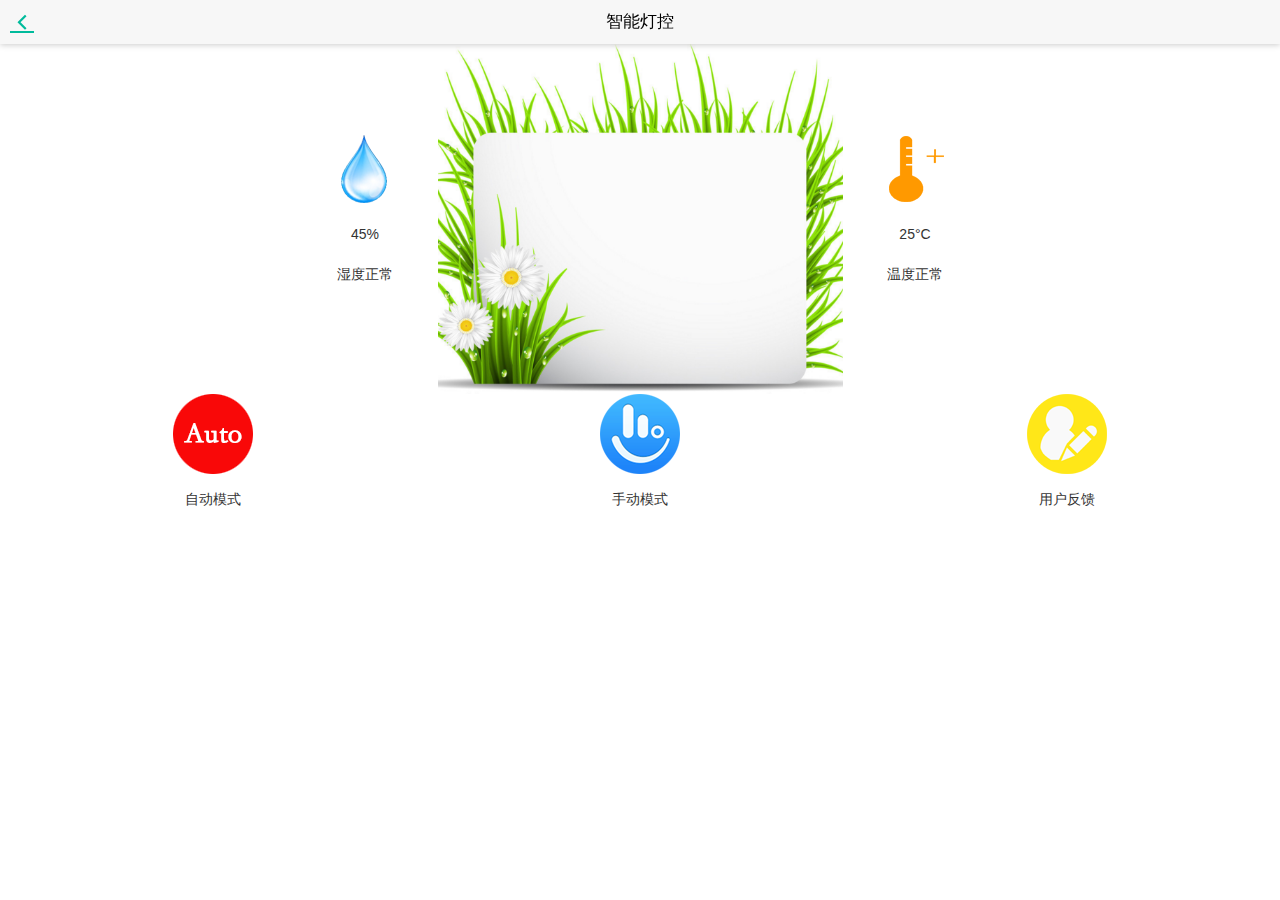
<file: index.html>
<!DOCTYPE html>
<html>

	<head>
		<meta charset="UTF-8">
		<title>智能灯控</title>
		<link href="css/mui.min.css" rel="stylesheet" />
		<link rel="stylesheet" type="text/css" href="css/bootstrap.min.css" />
		<link href="css/style.css" rel="stylesheet" />

		<style type="text/css">
			.my-index-top {
				margin: auto;
				height: 350px;
				background-image: url(images/img/w0.png);
				background-position: top;
				background-repeat: no-repeat;
				background-size: contain;
			}
			
			.my-index-top .mui-col-xs-6 {
				/*border: 1px red solid;*/
				text-align: center;
				padding-top: 20px;
			}
			
			.my-table {
				margin: 0px 90px;
			}
			
			.my-index-bottom .mui-col-xs-4 {
				text-align: center;
			}
			
			.row {
				text-align: center;
			}
		</style>
	</head>

	<body>

		<header class="mui-bar mui-bar-nav">
			<a href="login.html" class="mui-icon mui-icon-left-nav mui-pull-left" style="color: #00BB9C;"></a>
			<h1 class="mui-title">智能灯控</h1>
		</header>
		<div class="mui-content" style="background-color: white;">
			<div class="my-index-top">

				<div class="my-table">
					<div class="mui-row">
						<div class="mui-col-xs-6 " style="height: 70px;"></div>
						<div class="mui-col-xs-6 "></div>
					</div>
					<div class="mui-row">
						<div class="mui-col-xs-6 "><img src="images/img/humidity.png" /></div>
						<div class="mui-col-xs-6 "><img src="images/img/temperature.png" /></div>
					</div>
					<div class="mui-row">
						<div id="h" class="mui-col-xs-6 ">45%</div>
						<div id="t" class="mui-col-xs-6 ">25°C</div>

					</div>
					<div class="mui-row">
						<div id="h-msg" class="mui-col-xs-6 ">湿度正常</div>
						<div id="t-msg" class="mui-col-xs-6 ">温度正常</div>
					</div>

				</div>
			</div>

			<div class="my-index-bottom">

				<div class="container-fluid">

					<div class="row">
						<div class="col-xs-4 col-md-4">
							<a href="#" id="my-btn-auto"><img id="my_btn_auto_img" src="images/img/c22.png" class="img-responsive" style="display: inline;" /></a>
						</div>
						<div class="col-xs-4 col-md-4">
							<a href="menu.html"><img src="images/img/c3.png" class="img-responsive" style="display: inline;" /></a>
						</div>
						<div class="col-xs-4 col-md-4">
							<a href="feedback.html"><img src="images/img/c1.png" class="img-responsive" style="display: inline;" /></a>
						</div>
					</div>
				</div>

				<div class="mui-row" style="margin-top: 15px;">
					<div class="mui-col-xs-4 ">自动模式</div>
					<div class="mui-col-xs-4">手动模式</div>
					<div class="mui-col-xs-4 ">用户反馈</div>
				</div>
			</div>
		</div>
		<script src="js/mui.min.js"></script>
		<script src="js/app.js"></script>

		<script>
			(function($, doc) {
				var settings = app.getSettings(); //获取本地设置集
				var h = doc.getElementById("h"); //湿度
				var t = doc.getElementById("t"); //温度
				var hmsg = doc.getElementById("h-msg"); //湿度
				var tmsg = doc.getElementById("t-msg"); //温度
				var w = null;
				$.init();
				$.plusReady(function() {
					//预加载菜单页面
					setTimeout(function() {
						console.log("预加载页面");
						menu = mui.preload({
							id: 'menu.html',
							url: 'menu.html',
							
							show: {
								aniShow: 'none'
							}
						});
					}, 200);
					var w = null; //等待
					//加载页面加载温湿度
					mui.ajax('http://112.74.131.35:8080/ZNDK/HTC_getHTC', {
						data: {
							MacName: plus.storage.getItem("myMac")
						},
						dataType: 'json', //服务器返回json格式数据
						type: 'post', //HTTP请求类型
						timeout: 10000, //超时时间设置为10秒；
						beforeSend: function() {
							w = plus.nativeUI.showWaiting("加载");
						},
						success: function(data) {
							w.close();
							//							console.log(data.json.H + "," + data.json.T + "," + data.json.C);

							if(data.json.C == 0) {
								plus.nativeUI.toast("硬件离线");
							} else if(data.json.C == 4) {
								plus.nativeUI.toast("设备已连接，未发送温湿度到服务器");
							} else if(data.json.C == 5) {
								plus.nativeUI.toast("设备发送温湿度格式错误");
							} else {
								//								plus.nativeUI.toast('获取温湿度成功！');
								h.innerHTML = data.json.H + "%"; //湿度
								t.innerHTML = data.json.T + "°C"; //温度
								if(data.json.T < 15) {
									tmsg.innerHTML = "温度过低";
								}
								if(data.json.T >= 15 && data.json.T <= 25) {
									tmsg.innerHTML = "温度适宜";
								} else {
									tmsg.innerHTML = "桑拿天气";
								}
								if(data.json.H < 40) {
									hmsg.innerHTML = "环境干燥";
								}
								if(data.json.H >= 40 && data.json.H <= 50) {
									hmsg.innerHTML = "湿度适宜";
								} else {
									hmsg.innerHTML = "环境潮湿";
								}

							}

						},
						error: function(xhr, type, errorThrown) {
							w.close();
							//异常处理；type：错误描述，可取值："timeout", "error", "abort", "parsererror"、"null"
							plus.nativeUI.toast('获取温湿度失败！');
							console.log(type);
						}
					});

					//自动模式，弹出提示
					var btn_auto = document.getElementById("my-btn-auto");
					var my_btn_auto_img = document.getElementById("my_btn_auto_img");
					//判断自动模式是否开启
					if(settings.autoIsOpen) {
						my_btn_auto_img.src = "images/img/c2.png";
					}

					//监听点击事件
					btn_auto.addEventListener("tap", function() {
						//判断自动模式是否开启
						if(settings.autoIsOpen) { //如果自动模式开启
							//关闭自动模式

							mui.ajax('http://112.74.131.35:8080/ZNDK/Command_hand', {
								data: {
									MacName: plus.storage.getItem("myMac"),
									Colors: 4,
									Light: 1
								},
								dataType: 'json', //服务器返回json格式数据
								type: 'post', //HTTP请求类型
								timeout: 10000, //超时时间设置为10秒；
								success: function(data) {
									console.log(data.json);
									//服务器返回响应，根据响应结果，分析是否登录成功；
									if(data.json == 1) {
										plus.nativeUI.toast('自动模式关闭成功');
										settings.autoIsOpen = false;
										app.setSettings(settings);
										my_btn_auto_img.src = "images/img/c22.png";
									} else {
										plus.nativeUI.toast('硬件离线');

									}
								},
								error: function(xhr, type, errorThrown) {
									//异常处理；
									plus.nativeUI.toast('自动模式关闭失败');
									console.log(type);
								}
							});
						} else { //如果自动模式关闭
							//开启自动模式

							mui.ajax('http://112.74.131.35:8080/ZNDK/Command_auto', {
								data: {
									MacName: plus.storage.getItem("myMac")
								},
								dataType: 'json', //服务器返回json格式数据
								type: 'post', //HTTP请求类型
								timeout: 10000, //超时时间设置为10秒；
								beforeSend: function() {
									w = plus.nativeUI.showWaiting("加载");
								},
								success: function(data) {
									//								console.log(data.json);
									//关闭加载
									w.close();
									//服务器返回响应，根据响应结果，分析是否登录成功；
									if(data.json == 1) {
										plus.nativeUI.toast('自动模式开启成功！');
										settings.autoIsOpen = true;
										app.setSettings(settings);
										my_btn_auto_img.src = "images/img/c2.png";
									}
									if(data.json == 2) {
										plus.nativeUI.toast('硬件离线！');

									}
								},
								error: function(xhr, type, errorThrown) {
									//关闭加载
									w.close();
									//异常处理；type：错误描述，可取值："timeout", "error", "abort", "parsererror"、"null"
									plus.nativeUI.toast('自动模式开启失败！');
									console.log(type);
								}
							});

						}

					});
					//返回键，退出应用
					var backButtonPress = 0;
					$.back = function(event) {
						backButtonPress++;
						if(backButtonPress > 1) {
							plus.runtime.quit();
						} else {
							plus.nativeUI.toast('再按一次退出应用');
						}
						setTimeout(function() {
							backButtonPress = 0;
						}, 1000);
						return false;
					};
				});
			}(mui, document));
		</script>
	</body>

</html>
</file>
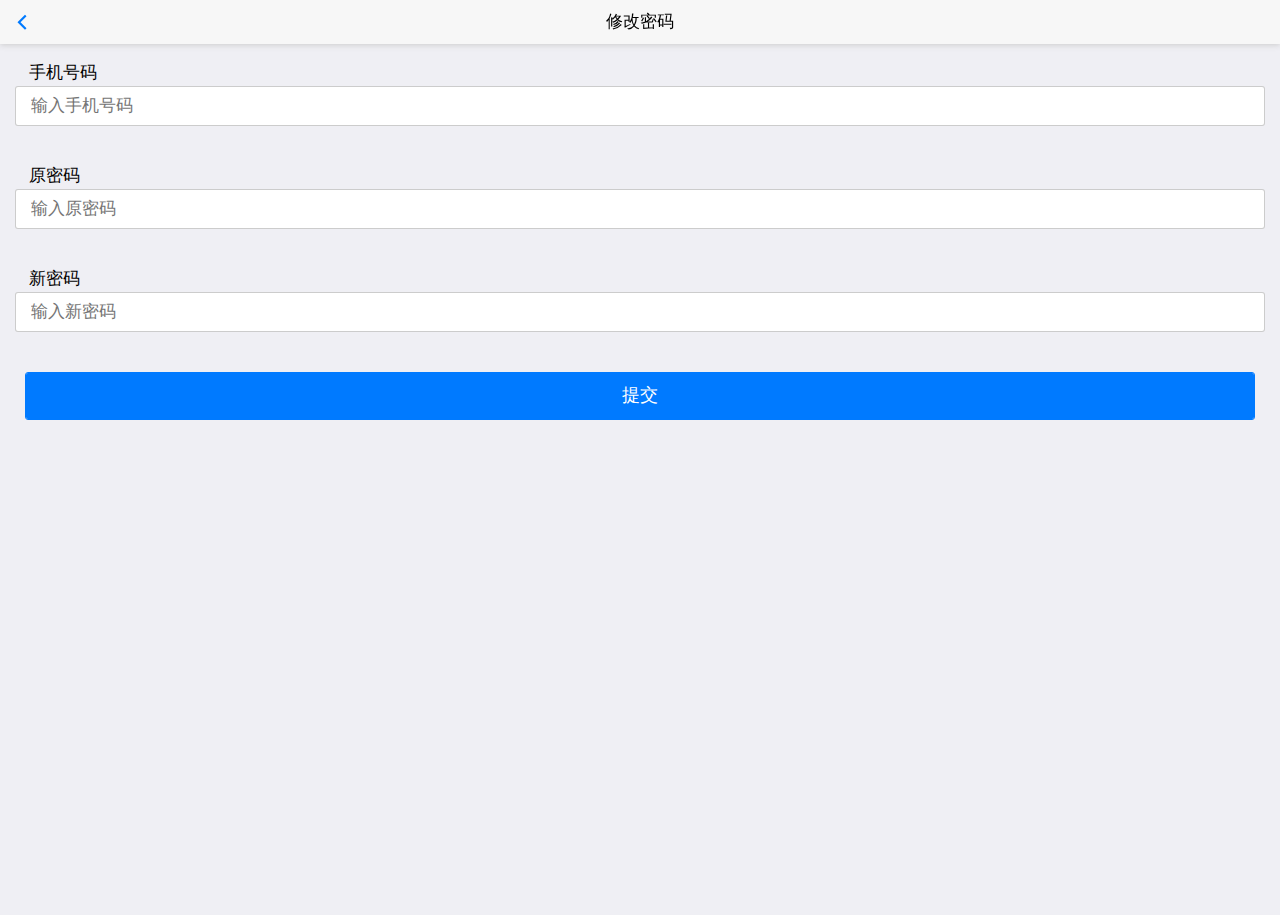
<file: chang_password.html>
<!DOCTYPE html>
<html class="ui-page-login">

	<head>
		<meta charset="utf-8">
		<meta name="viewport" content="width=device-width,initial-scale=1,minimum-scale=1,maximum-scale=1,user-scalable=no" />
		<title></title>
		<link href="css/mui.min.css" rel="stylesheet" />
		<link href="css/style.css" rel="stylesheet" />
		<style>
			.mui-checkbox input[type=checkbox],
			.mui-radio input[type=radio] {
				top: 6px;
			}
			
			.mui-content-padded {
				margin-top: 25px;
			}
			
			.mui-btn {
				padding: 10px;
			}
			
			.mui-input-row label~input,
			.mui-input-row label~select,
			.mui-input-row label~textarea {
				margin-top: 1px;
			}
			
			.mui-left label {
				color: #8f8f94;
			}
		</style>
	</head>

	<body>
		<header class="mui-bar mui-bar-nav">
			<a class="mui-action-back mui-icon mui-icon-left-nav mui-pull-left"></a>
			<h1 class="mui-title">修改密码</h1>
		</header>
		<div class="mui-content" style="margin: 15px;">
			<h5 style="color: #000;font-size: 17px;">&nbsp;&nbsp;&nbsp;手机号码</h5>
			<div class="mui-input-row">
				<input id="account" type="tel" class="mui-input-clear" placeholder="输入手机号码" maxlength="11" />
			</div>
			<br />
			<h5 style="color: #000;font-size: 17px;">&nbsp;&nbsp;&nbsp;原密码</h5>
			<div class="mui-input-row">
				<input id="oldPsw" type="text" class="mui-input-clear" placeholder="输入原密码"  />
			</div>
			<br />
			<h5 style="color: #000;font-size: 17px;">&nbsp;&nbsp;&nbsp;新密码</h5>
			<div class="mui-input-row">
				<input id="newPsw" type="text" class="mui-input-clear" placeholder="输入新密码">
			</div>

			
			<div class="mui-content-padded">
				<button id='send' class="mui-btn mui-btn-blue mui-btn-block">提交</button>
			</div>
		</div>
		<script src="js/mui.min.js"></script>
		<script src="js/app.js"></script>
		<script>
			(function($, doc) {
				$.init();
				$.plusReady(function() {
					var settings = app.getSettings(); //是否自动登录设置

					var sendButton = doc.getElementById('send');
					var accountBox=doc.getElementById("account");
					var oldPswBox = doc.getElementById('oldPsw');
					var newPswBox=doc.getElementById("newPsw");
					
					sendButton.addEventListener('tap', function() {
						
						if(accountBox.value.length<11){
							plus.nativeUI.toast('手机号码有误');
							return;
						}
						if (oldPswBox.value.length < 6) {
							plus.nativeUI.toast('原密码输入有误');
							return;
						} 
						if (newPswBox.value.length < 6) {
							plus.nativeUI.toast('新密码输入有误');
							return;
						}else {
							mui.ajax('http://112.74.131.35:8080/ZNDK/User_update', {
								data: {
									PhoneNum:accountBox.value,
									PassWord: oldPswBox.value,
									NewPassWord: newPswBox.value
								},
								dataType: 'json', //服务器返回json格式数据
								type: 'post', //HTTP请求类型
								timeout: 10000, //超时时间设置为10秒；
								success: function(data) {
									//服务器返回响应，根据响应结果，分析是否登录成功；
									console.log(JSON.stringify(data));
									if(data.json==7){
										plus.nativeUI.toast("改密失败");
										return;
									}
									if(data.json==8){
										plus.nativeUI.toast("原密码错误");
										return;
									}
									if(data.json==0){
										plus.nativeUI.toast("为用户不存在");
										return;
									}
									if(data.json==1){
										plus.nativeUI.toast("改密成功");
										settings.autoLogin=false;
										app.setSettings(settings);
										window.location.href="login.html";
										return;
									}
									else{
										plus.nativeUI.toast("未知异常");
									}
									
								},
								error: function(xhr, type, errorThrown) {
									//异常处理；
									console.log(type);
								}
							});
						}
					}, false);
				});
			}(mui, document));
			//获取radio组选择数据
			function getRadios(radiosq) {
				for (var i = 0; i < radiosq.length; i++) {
					if (radiosq[i].checked) {
						//						console.log("当前选中的为：" + radiosq[i].value);
						return radiosq[i].value;
					}
				}
			}
		</script>
	</body>

</html>
</file>
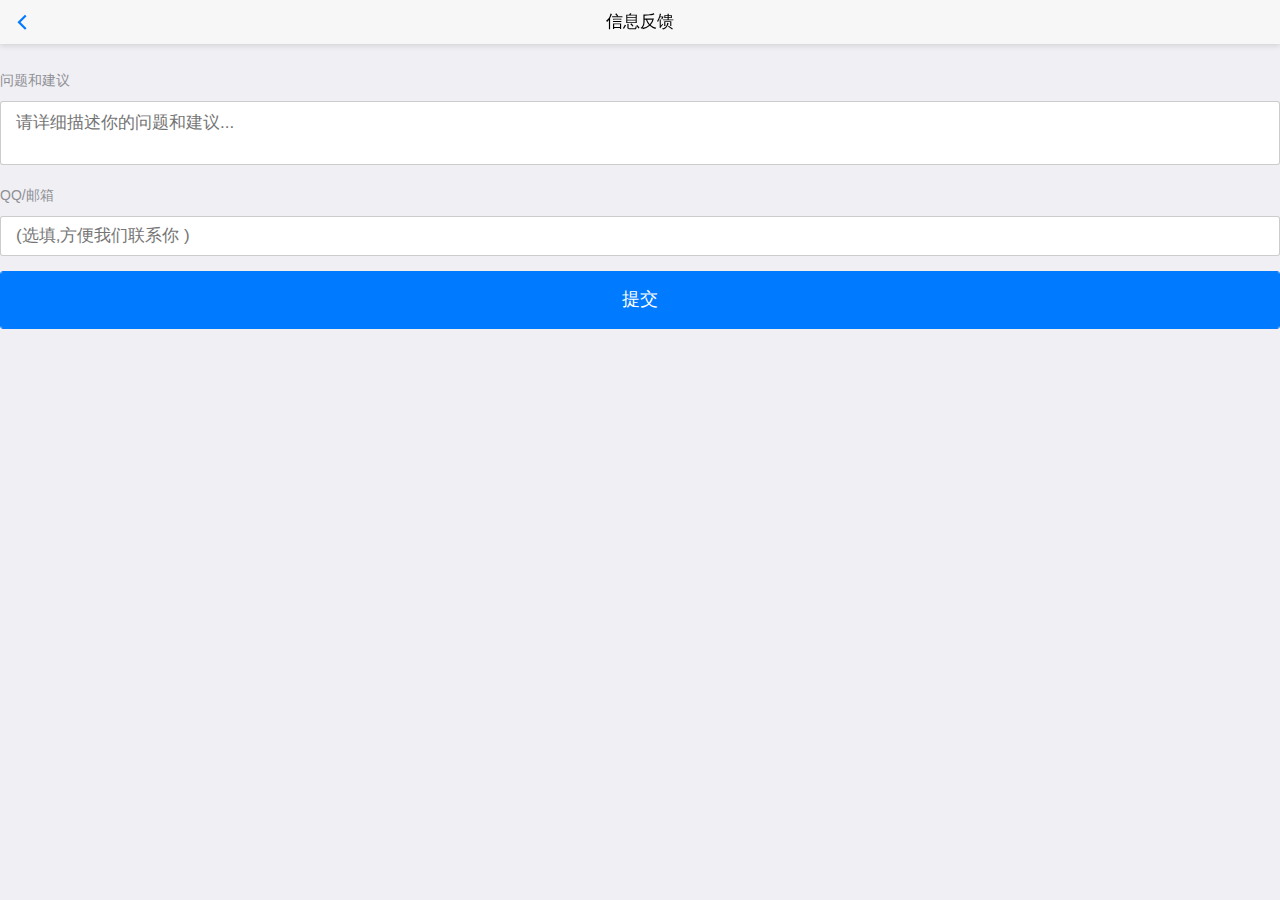
<file: feedback.html>
<!DOCTYPE html>
<html>

	<head>
		<meta charset="UTF-8">
		<title>智能灯控</title>
		<link rel="stylesheet" type="text/css" href="css/mui.min.css" />

	</head>

	<body>
		<header class="mui-bar mui-bar-nav">
			<a class="mui-action-back mui-icon mui-icon-left-nav mui-pull-left"></a>
			<h1 class="mui-title">信息反馈</h1>
		</header>
		<div class="mui-page-content" style="margin-top: 70px">
			<p>问题和建议</p>
			<div class="row mui-input-row">
				<textarea id='question' class="mui-input-clear question" placeholder="请详细描述你的问题和建议..."></textarea>
			</div>

			<p>QQ/邮箱</p>
			<div class="mui-input-row">
				<input id='contact' type="text" class="mui-input-clear  contact" placeholder="(选填,方便我们联系你 )" />
			</div>
			<button id='submitBtn' type="button" class="mui-btn-block mui-btn-blue">提交</button>
		</div>
		<script src="js/mui.min.js"></script>
		<script src="js/app.js"></script>
		<script type="text/javascript">
			mui.init();
			mui.plusReady(function() {
				//点击提交
				var submitBtn = document.getElementById("submitBtn");
				var questionBox = document.getElementById("question");
				var contactBox = document.getElementById("contact");
				submitBtn.addEventListener("tap", function() {
					//				alert("questionBox=" + questionBox.value.length+ ",contactBox=" + contactBox.value);
					//非空判断
					if (questionBox.value.length > 0) {
						mui.ajax('http://112.74.131.35:8080/ZNDK/User_feedback', {
							data: {
								FeedBack: questionBox.value + "，联系方式：" + contactBox.value,
								MacName: plus.storage.getItem("myMac")
							},
							dataType: 'json', //服务器返回json格式数据
							type: 'post', //HTTP请求类型
							timeout: 10000, //超时时间设置为10秒；
							success: function(data) {
								//服务器返回响应，根据响应结果，分析是否登录成功；
								if (data.json == 1)
									plus.nativeUI.toast('提交成功');
								else
									plus.nativeUI.toast('提交失败');

							},
							error: function(xhr, type, errorThrown) {
								//异常处理；
								console.log(type);
								plus.nativeUI.toast('提交失败');
							}
						});
					} else {
						plus.nativeUI.toast("请先填写问题和建议！");
						questionBox.focus();
					}
				});
			});
		</script>
	</body>

</html>
</file>
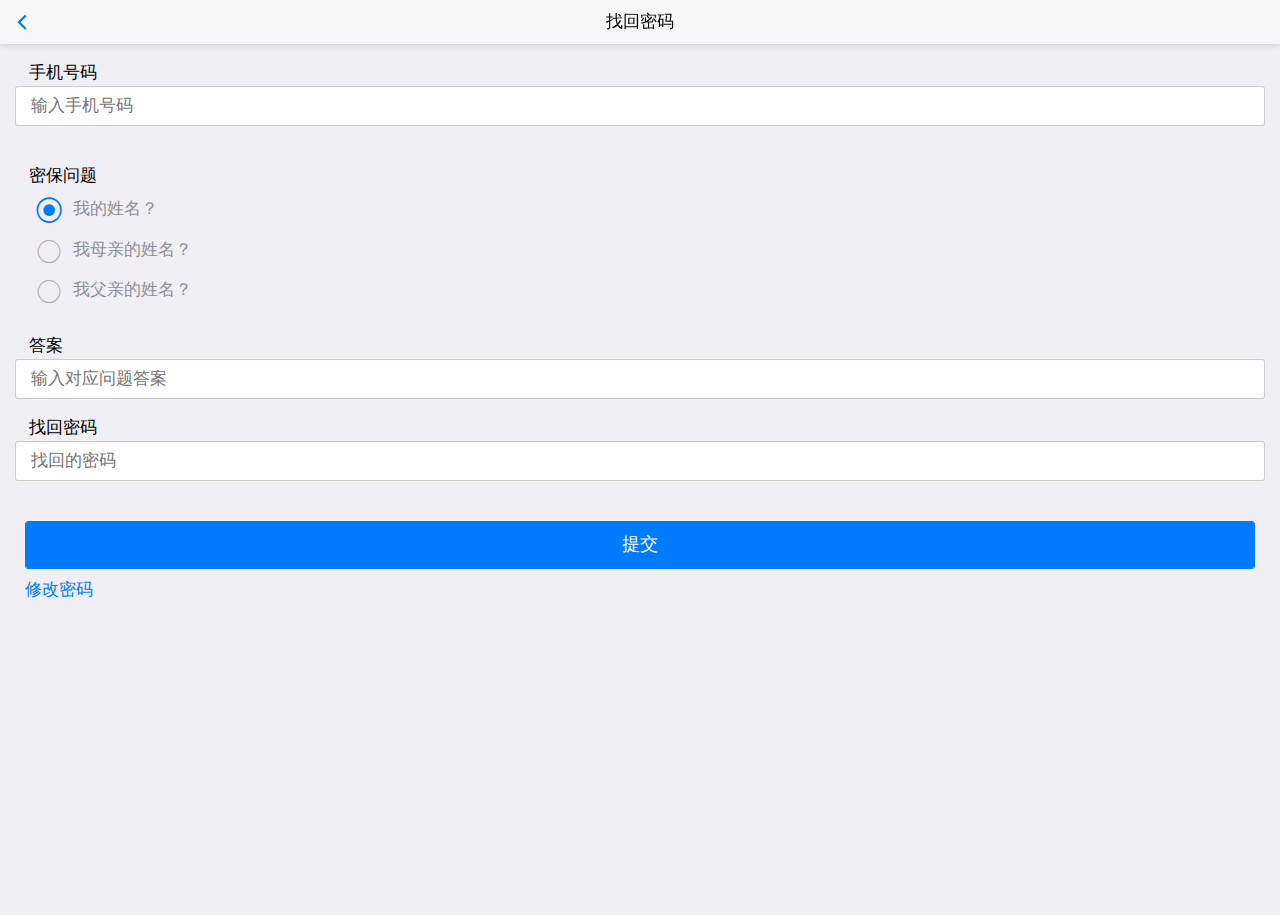
<file: forget_password.html>
<!DOCTYPE html>
<html class="ui-page-login">

	<head>
		<meta charset="utf-8">
		<meta name="viewport" content="width=device-width,initial-scale=1,minimum-scale=1,maximum-scale=1,user-scalable=no" />
		<title></title>
		<link href="css/mui.min.css" rel="stylesheet" />
		<link href="css/style.css" rel="stylesheet" />
		<style>
			.mui-checkbox input[type=checkbox],
			.mui-radio input[type=radio] {
				top: 6px;
			}
			
			.mui-content-padded {
				margin-top: 25px;
			}
			
			.mui-btn {
				padding: 10px;
			}
			
			.mui-input-row label~input,
			.mui-input-row label~select,
			.mui-input-row label~textarea {
				margin-top: 1px;
			}
			
			.mui-left label {
				color: #8f8f94;
			}
		</style>
	</head>

	<body>
		<header class="mui-bar mui-bar-nav">
			<a class="mui-action-back mui-icon mui-icon-left-nav mui-pull-left"></a>
			<h1 class="mui-title">找回密码</h1>
		</header>
		<div class="mui-content" style="margin: 15px;">
			<h5 style="color: #000;font-size: 17px;">&nbsp;&nbsp;&nbsp;手机号码</h5>
			<div class="mui-input-row">
				<input id="account" type="tel" class="mui-input-clear" placeholder="输入手机号码" maxlength="11" />
			</div>
			<br />
			<h5 style="color: #000;font-size: 17px;">&nbsp;&nbsp;&nbsp;密保问题</h5>
			<div class="mui-collapse-content">

				<div class="mui-input-row mui-radio mui-left">
					<label style="width: 100%;">我的姓名？</label>
					<input name="radioq" type="radio" checked="" value="q1">
				</div>
				<div class="mui-input-row mui-radio mui-left">
					<label style="width: 100%;">我母亲的姓名？</label>
					<input name="radioq" type="radio" value="q2">
				</div>
				<div class="mui-input-row mui-radio mui-left">
					<label style="width: 100%;">我父亲的姓名？</label>
					<input name="radioq" type="radio" value="q3">
				</div>

			</div>
			<br />
			<h5 style="color: #000;font-size: 17px;">&nbsp;&nbsp;&nbsp;答案</h5>
			<div class="mui-input-row">
				<input id="answer" type="text" class="mui-input-clear" placeholder="输入对应问题答案" maxlength="10">
			</div>

			<h5 style="color: #000;font-size: 17px;">&nbsp;&nbsp;&nbsp;找回密码</h5>
			<div class="mui-input-row">
				<input id="password" type="text" readonly="readonly" placeholder="找回的密码">
			</div>
			<div class="mui-content-padded">
				<button id='send' class="mui-btn mui-btn-blue mui-btn-block">提交</button>
				<div class="link-area">
					<a href="chang_password.html" id='changPsw'>修改密码</a> 
				</div>
			</div>
		</div>
		<script src="js/mui.min.js"></script>
		<script src="js/app.js"></script>
		<script>
			(function($, doc) {
				$.init();
				$.plusReady(function() {
					var sendButton = doc.getElementById('send');
					var accountBox=doc.getElementById("account");
					var answerBox = doc.getElementById('answer');
					var radiosq = doc.getElementsByName("radioq");
					var passwordBox=doc.getElementById("password");
					
					sendButton.addEventListener('tap', function() {
						
						if(accountBox.value.length<11){
							plus.nativeUI.toast('手机号码有误');
							return;
						}
						if (answerBox.value.length < 2) {
							plus.nativeUI.toast('答案有误');
							return;
						} else {
							mui.ajax('http://112.74.131.35:8080/ZNDK/User_forget', {
								data: {
									PhoneNum:accountBox.value,
									PwdQuestion: getRadios(radiosq),
									PwdAnswer: answerBox.value
								},
								dataType: 'json', //服务器返回json格式数据
								type: 'post', //HTTP请求类型
								timeout: 10000, //超时时间设置为10秒；
								success: function(data) {
									//服务器返回响应，根据响应结果，分析是否登录成功；
//									console.log(JSON.stringify(data));
									if(data.json==6){
										plus.nativeUI.toast("密保问题或答案不匹配");
										return;
									}
									if(data.json==0){
										plus.nativeUI.toast("为用户不存在");
										return;
									}else{
										passwordBox.value=data.json;
									}
									
								},
								error: function(xhr, type, errorThrown) {
									//异常处理；
									console.log(type);
								}
							});
						}
					}, false);
				});
			}(mui, document));
			//获取radio组选择数据
			function getRadios(radiosq) {
				for (var i = 0; i < radiosq.length; i++) {
					if (radiosq[i].checked) {
						//						console.log("当前选中的为：" + radiosq[i].value);
						return radiosq[i].value;
					}
				}
			}
		</script>
	</body>

</html>
</file>
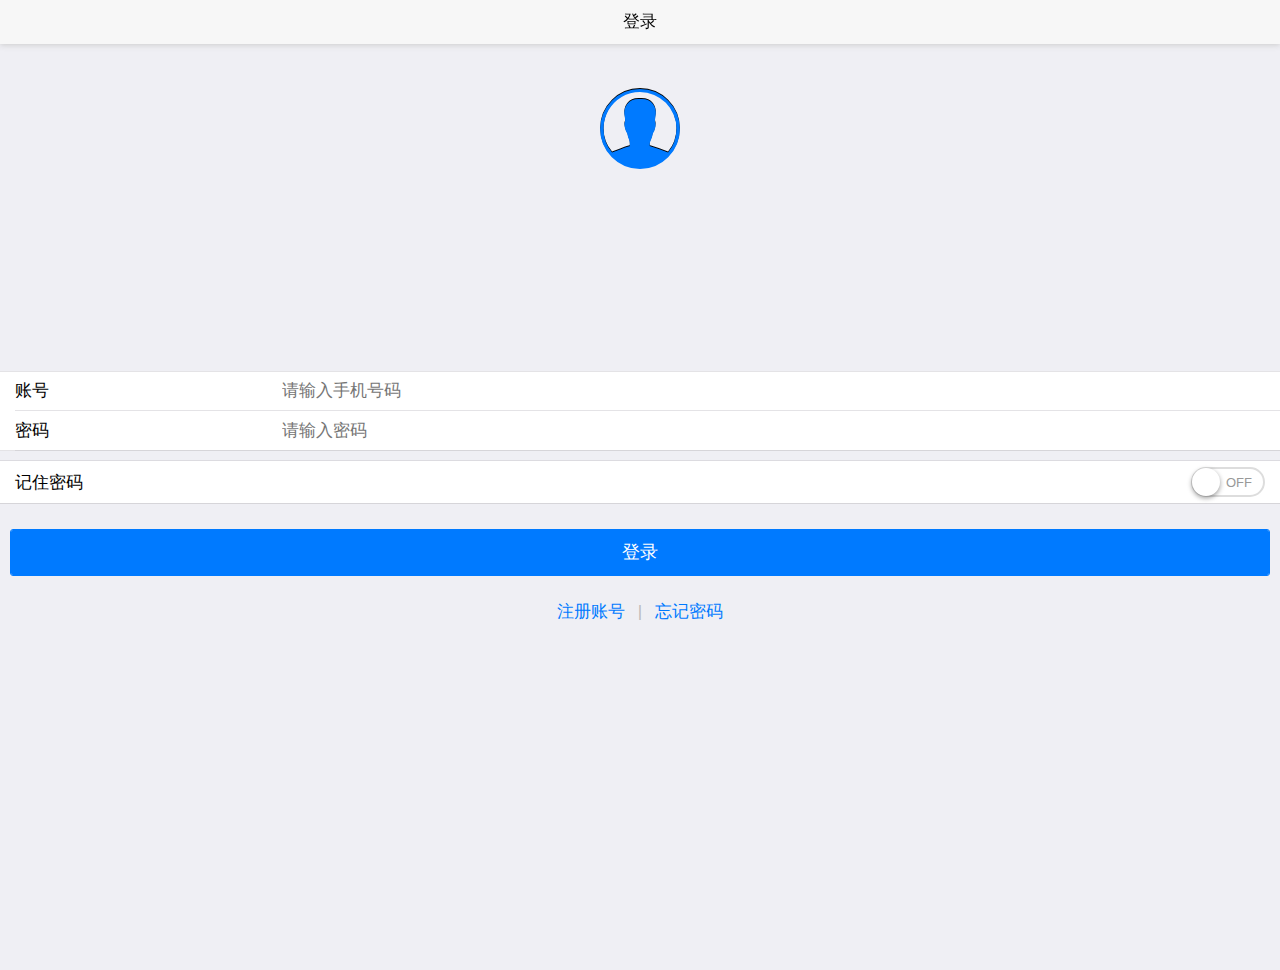
<file: login.html>
<!DOCTYPE html>
<html class="ui-page-login">

	<head>
		<meta charset="utf-8">
		<meta name="viewport" content="width=device-width,initial-scale=1,minimum-scale=1,maximum-scale=1,user-scalable=no" />
		<title></title>
		<link href="css/mui.min.css" rel="stylesheet" />
		<link href="css/style.css" rel="stylesheet" />
		<style>
			.area {
				margin: 20px auto 0px auto;
			}
			
			.mui-input-group {
				margin-top: 10px;
			}
			
			.mui-input-group:first-child {
				margin-top: 20px;
			}
			
			.mui-input-group label {
				width: 22%;
			}
			
			.mui-input-row label~input,
			.mui-input-row label~select,
			.mui-input-row label~textarea {
				width: 78%;
			}
			
			.mui-checkbox input[type=checkbox],
			.mui-radio input[type=radio] {
				top: 6px;
			}
			
			.mui-content-padded {
				margin-top: 25px;
			}
			
			.mui-btn {
				padding: 10px;
			}
			
			.link-area {
				display: block;
				margin-top: 25px;
				text-align: center;
			}
			
			.spliter {
				color: #bbb;
				padding: 0px 8px;
			}
			
			.oauth-area {
				position: absolute;
				bottom: 20px;
				left: 0px;
				text-align: center;
				width: 100%;
				padding: 0px;
				margin: 0px;
			}
			
			.oauth-area .oauth-btn {
				display: inline-block;
				width: 50px;
				height: 50px;
				background-size: 30px 30px;
				background-position: center center;
				background-repeat: no-repeat;
				margin: 0px 20px;
				/*-webkit-filter: grayscale(100%); */
				border: solid 1px #ddd;
				border-radius: 25px;
			}
			
			.oauth-area .oauth-btn:active {
				border: solid 1px #aaa;
			}
			
			.oauth-area .oauth-btn.disabled {
				background-color: #ddd;
			}
			
			.login-icon {
				margin: 35px;
				text-align: center;
			}
		</style>

	</head>

	<body>
		<header class="mui-bar mui-bar-nav">
			<h1 class="mui-title">登录</h1>
		</header>
		<div class="mui-content">
			<div class="login-icon" style="height: 30%;">
				<span class="mui-icon  mui-icon-contact" style="color:#007AFF;font-size: 98px;font-weight: lighter;text-shadow: 0 -1px 0 black;"></span>
			</div>
			<div style="height: 70%;">
				<form id='login-form' class="mui-input-group">

					<div class="mui-input-row">
						<label>账号</label>
						<input id='account' type="tel" class="mui-input-clear mui-input" placeholder="请输入手机号码" maxlength="11">
					</div>

					<div class="mui-input-row">
						<label>密码</label>
						<input id='password' type="password" class="mui-input-clear mui-input" placeholder="请输入密码">
					</div>
				</form>
				<form class="mui-input-group">
					<ul class="mui-table-view mui-table-view-chevron">
						<li class="mui-table-view-cell">
							记住密码
							<div id="autoLogin" class="mui-switch">
								<div class="mui-switch-handle"></div>
							</div>
						</li>
					</ul>
				</form>
				<div class="mui-content-padded">
					<button id='login' class="mui-btn mui-btn-block mui-btn-primary">登录</button>
					<div class="link-area"><a id='reg'>注册账号</a> <span class="spliter">|</span> <a href="forget_password.html" id='forgetPassword'>忘记密码</a>
					</div>
				</div>
			</div>

		</div>
		<script src="js/mui.min.js"></script>
		<script src="js/app.js"></script>

		<script>
			(function($, doc) {
				$.init();
				$.plusReady(function() {
					//控件实例化
					var loginButton = doc.getElementById('login');
					var accountBox = doc.getElementById('account');
					var passwordBox = doc.getElementById('password');
					var autoLoginButton = doc.getElementById("autoLogin");
					var regButton = doc.getElementById('reg');
					var forgetButton = doc.getElementById('forgetPassword');

					var settings = app.getSettings(); //获取本地设置集
					var userinfo = JSON.parse(localStorage.getItem("user")); //内存中用户信息
					//检查 "记住密码" 状态，NO就自动填账号密码
					if (settings.autoLogin && userinfo != null) {
						accountBox.value = userinfo.account;
						passwordBox.value = userinfo.password;
					}

					loginButton.addEventListener('tap', function(event) {
						var loginInfo = {
							account: accountBox.value,
							password: passwordBox.value
						};
						app.login(loginInfo, function(err) {
							if (err) {
								plus.nativeUI.toast(err);
								return;
							} else {
								var w = null; //等待动画
								mui.ajax('http://112.74.131.35:8080/ZNDK/User_login', {
									data: {
										PhoneNum: accountBox.value,
										PassWord: passwordBox.value

									},
									dataType: 'json', //服务器返回json格式数据
									type: 'post', //HTTP请求类型
									timeout: 10000, //超时时间设置为10秒；
									beforeSend: function() {
										w = plus.nativeUI.showWaiting("加载");
									},
									success: function(data) {
										w.close();
										//服务器返回响应，根据响应结果，分析是否登录成功；
										if (data.json == 2) {
											plus.nativeUI.toast("用户名不存在");
											return;
										}
										if (data.json == 0) {
											plus.nativeUI.toast("密码错误");
											return;
										} else {
											//将MAC地址存本地
											plus.storage.setItem("myMac", data.json);
											//用户信息存本地
											localStorage.setItem('user', JSON.stringify(loginInfo));
											//登录成功跳转到主页
											window.location.href = "index.html";
										}

									},
									error: function(xhr, type, errorThrown) {
										w.close();
										//异常处理；
										console.log(type);
										plus.nativeUI.toast("网络异常");
									}
								});
							}

						});
					});
					//判断是否选择了记住密码（如果NO就add激活类）
					autoLoginButton.classList[settings.autoLogin ? 'add' : 'remove']('mui-active');
					//记住密码点击监听
					autoLoginButton.addEventListener('toggle', function(event) {
						setTimeout(function() {
							var isActive = event.detail.isActive;
//							console.log(isActive);
							settings.autoLogin = isActive;
							app.setSettings(settings);
						}, 50);
					}, false);

					regButton.addEventListener('tap', function(event) {
						$.openWindow({
							url: 'reg.html',
							id: 'reg',
							preload: true,
							show: {
								aniShow: 'pop-in'
							},
							styles: {
								popGesture: 'hide'
							},
							waiting: {
								autoShow: false
							}
						});
					}, false);
					
					//返回键，退出应用
					var backButtonPress = 0;
					$.back = function(event) {
						backButtonPress++;
						if (backButtonPress > 1) {
							plus.runtime.quit();
						} else {
							plus.nativeUI.toast('再按一次退出应用');
						}
						setTimeout(function() {
							backButtonPress = 0;
						}, 1000);
						return false;
					};

				});
			}(mui, document));
		</script>
	</body>

</html>
</file>
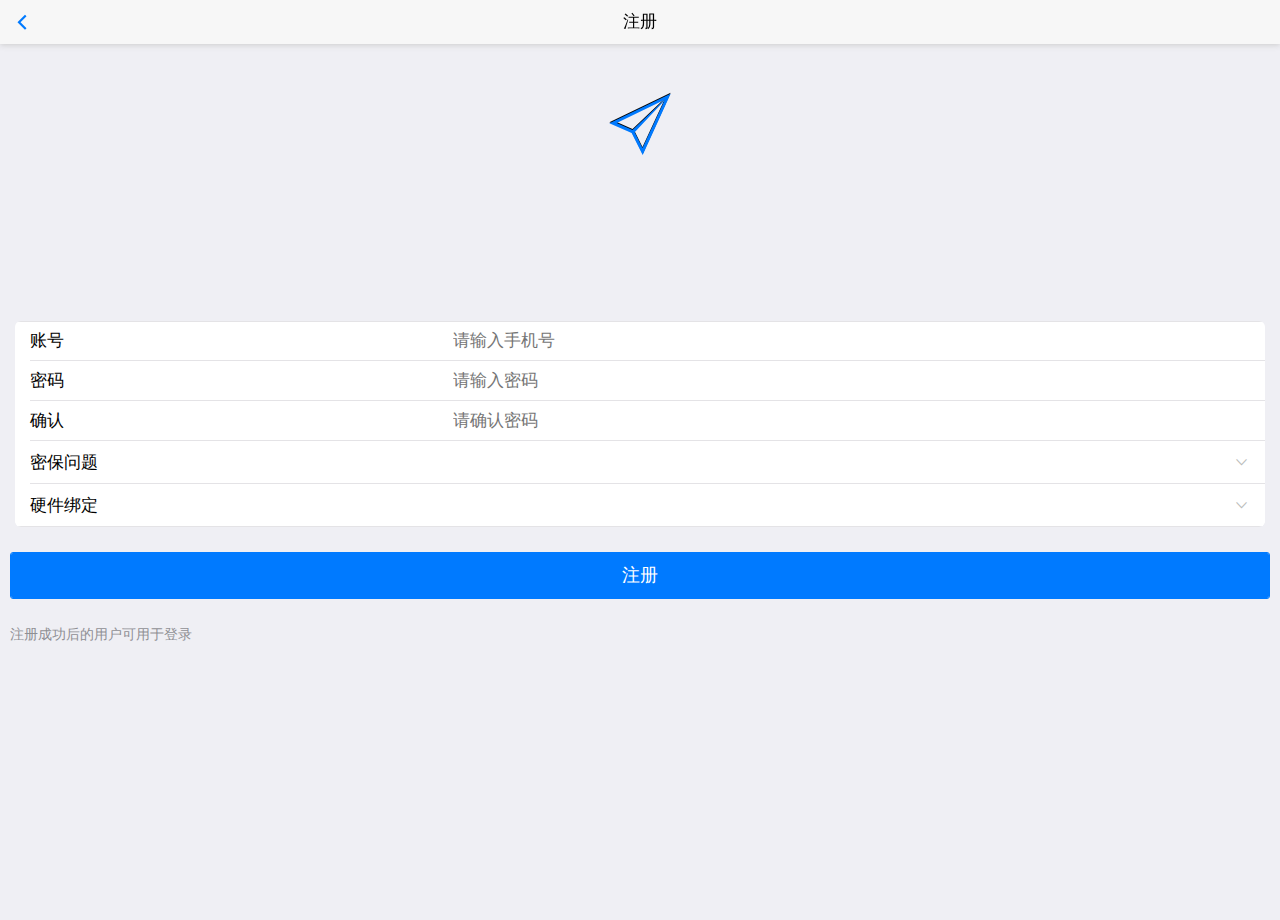
<file: reg.html>
<!DOCTYPE html>
<html class="ui-page-login">

	<head>
		<meta charset="utf-8">
		<meta name="viewport" content="width=device-width,initial-scale=1,minimum-scale=1,maximum-scale=1,user-scalable=no" />
		<title></title>
		<link href="css/mui.min.css" rel="stylesheet" />
		<link href="css/style.css" rel="stylesheet" />
		<style>
			.area {
				margin: 20px auto 0px auto;
			}
			
			.mui-input-group:first-child {
				margin-top: 20px;
			}
			
			.mui-input-group label {
				/*width: 22%;*/
			}
			
			.mui-input-row label~input,
			.mui-input-row label~select,
			.mui-input-row label~textarea {
				/*width: 78%;*/
			}
			
			.mui-checkbox input[type=checkbox],
			.mui-radio input[type=radio] {
				top: 6px;
			}
			
			.mui-content-padded {
				margin-top: 25px;
			}
			
			.mui-btn {
				padding: 10px;
			}
			
			#bcid {
				position: fixed;
				top: 50px;
				background: #0F0;
				height: 480px;
				width: 100%;
			}
			.reg-icon{
				margin-top: 30px;
				margin-bottom:-30px ;
				text-align: center;
			}
		</style>
	</head>

	<body>
		<header class="mui-bar mui-bar-nav">
			<a class="mui-action-back mui-icon mui-icon-left-nav mui-pull-left"></a>
			<h1 class="mui-title">注册</h1>
		</header>
		<div class="mui-content">
			<div class="reg-icon" style="height: 30%;">
				<span class="mui-icon  mui-icon-paperplane" style="color:#007AFF;font-size: 98px;font-weight: lighter;text-shadow: 0 -1px 0 black;"></span>
			</div>
			<div style="height: 70%;">
				<form class="mui-input-group mui-card">
					<div class="mui-input-row">
						<label>账号</label>
						<input id='account' type="tel" class="mui-input-clear mui-input" placeholder="请输入手机号" maxlength="11">
					</div>
					<div class="mui-input-row">
						<label>密码</label>
						<input id='password' type="password" class="mui-input-clear mui-input" placeholder="请输入密码">
					</div>
					<div class="mui-input-row">
						<label>确认</label>
						<input id='password_confirm' type="password" class="mui-input-clear mui-input" placeholder="请确认密码">
					</div>
					<ul class="mui-table-view">
						<li class="mui-table-view-cell mui-collapse">
							<a class="mui-navigate-right" href="#">密保问题</a>
							<div class="mui-collapse-content">

								<div class="mui-input-row mui-radio mui-left">
									<label style="width: 100%;">我的姓名？</label>
									<input name="radioq" type="radio" checked="" value="q1">
								</div>
								<div class="mui-input-row mui-radio mui-left">
									<label style="width: 100%;">我母亲的姓名？</label>
									<input name="radioq" type="radio" value="q2">
								</div>
								<div class="mui-input-row mui-radio mui-left">
									<label style="width: 100%;">我父亲的姓名？</label>
									<input name="radioq" type="radio" value="q3">
								</div>

								<div class="mui-input-row">
									<label>答案</label>
									<input id="answer" type="text" class="mui-input-clear" placeholder="输入对应问题答案" maxlength="10">
								</div>

							</div>
						</li>
						<li class="mui-table-view-cell mui-collapse">
							<a class="mui-navigate-right" href="#">硬件绑定</a>
							<div class="mui-collapse-content">

								<button type="button" class="mui-btn mui-btn-blue mui-btn-block" onclick="clicked('plus/barcode_scan.html',true,true);">扫码</button>
								<div class="mui-content-padded">
									<p>请扫码硬件设备上的二维码</p>
								</div>
								<button type="button" class="mui-btn mui-btn-blue mui-btn-block" onclick='startScanImg()'>扫图</button>
								<div class="mui-content-padded">
									<p>请选择手机相册中硬件设备的二维码</p>
								</div>
								<div class="mui-input-row">
									<label>MAC</label>
									<input id='myMAC' type="text" class="mui-input-clear" placeholder="显示MAC地址" disabled="disabled">
								</div>
							</div>
						</li>

					</ul>
				</form>

				<div class="mui-content-padded">
					<button id='reg' class="mui-btn mui-btn-block mui-btn-primary">注册</button>
				</div>
				<div class="mui-content-padded">
					<p>注册成功后的用户可用于登录</p>
				</div>
			</div>
		</div>

		<script src="js/mui.min.js"></script>
		<script src="js/app.js"></script>
		<script type="text/javascript" src="js/common.js"></script>
		<script>
			(function($, doc) {
				$.init();
				$.plusReady(function() {
					
						var regButton = doc.getElementById('reg');
						var accountBox = doc.getElementById('account');
						var passwordBox = doc.getElementById('password');
						var passwordConfirmBox = doc.getElementById('password_confirm');
						var answerBox = doc.getElementById('answer');
						var myMACBox = doc.getElementById('myMAC');
						var radiosq = document.getElementsByName("radioq");
						regButton.addEventListener('tap', function(event) {
							var regInfo = {
								account: accountBox.value,
								password: passwordBox.value,
								question: getRadios(radiosq),
								answer: answerBox.value,
								myMAC: myMACBox.value
							};
							var passwordConfirm = passwordConfirmBox.value;
							if (passwordConfirm != regInfo.password) {
								plus.nativeUI.toast('密码两次输入不一致');
								return;
							}
							//校验注册信息
							app.reg(regInfo, function(err) {
								if (err) {
									plus.nativeUI.toast(err);
									return;
								} else {
									mui.ajax('http://112.74.131.35:8080/ZNDK/User_regist', {
										data: {
											PhoneNum: accountBox.value,
											PassWord: passwordBox.value,
											PwdQuestion: getRadios(radiosq),
											PwdAnswer: answerBox.value,
											MacName: myMACBox.value

										},
										dataType: 'json', //服务器返回json格式数据
										type: 'post', //HTTP请求类型
										timeout: 10000, //超时时间设置为10秒；
										success: function(data) {
											//服务器返回响应，根据响应结果，分析是否登录成功；
											if (data.json != 3) {
												plus.nativeUI.toast('注册成功');
												//注册成功跳转到登录页
												$.openWindow({
													url: 'login.html',
													id: 'login',
													show: {
														aniShow: 'pop-in'
													}
												});
											} else {
												plus.nativeUI.toast("用户已经存在！");
											}
										},
										error: function(xhr, type, errorThrown) {
											//异常处理；
											console.log(type);
										}
									});
								}
							});
						});
					
				});
				
			}(mui, document));
			//获取radio组选择数据
			function getRadios(radiosq) {
				for (var i = 0; i < radiosq.length; i++) {
					if (radiosq[i].checked) {
						//						console.log("当前选中的为：" + radiosq[i].value);
						return radiosq[i].value;
					}
				}
			}
			//扫图
			function startScanImg() {
				plus.gallery.pick(function(path) {
					plus.barcode.scan(path, onmarked, function(error) {
						plus.nativeUI.alert("无法识别此图片");
					});
				}, function(err) {
					plus.nativeUI.alert("Failed: " + err.message);
				});
			}
			//扫码成功
			function scaned(t, r, f) {
				onmarked(t, r, f);
			}
			// 二维码扫描成功
			function onmarked(type, result, file) {
				switch (type) {
					case plus.barcode.QR:
						type = "QR";
						break;
					case plus.barcode.EAN13:
						type = "EAN13";
						break;
					case plus.barcode.EAN8:
						type = "EAN8";
						break;
					default:
						type = "其它" + type;
						break;
				}
				result = result.replace(/\n/g, '');
				//plus.nativeUI.alert("scaned('" + type + "','" + result + "','" + file + "');");
				console.log("扫码结果：" + result);
				var myMAC = document.getElementById('myMAC');
				myMAC.value = result;
				plus.nativeUI.alert('扫码成功');
			}
		</script>

	</body>

</html>
</file>
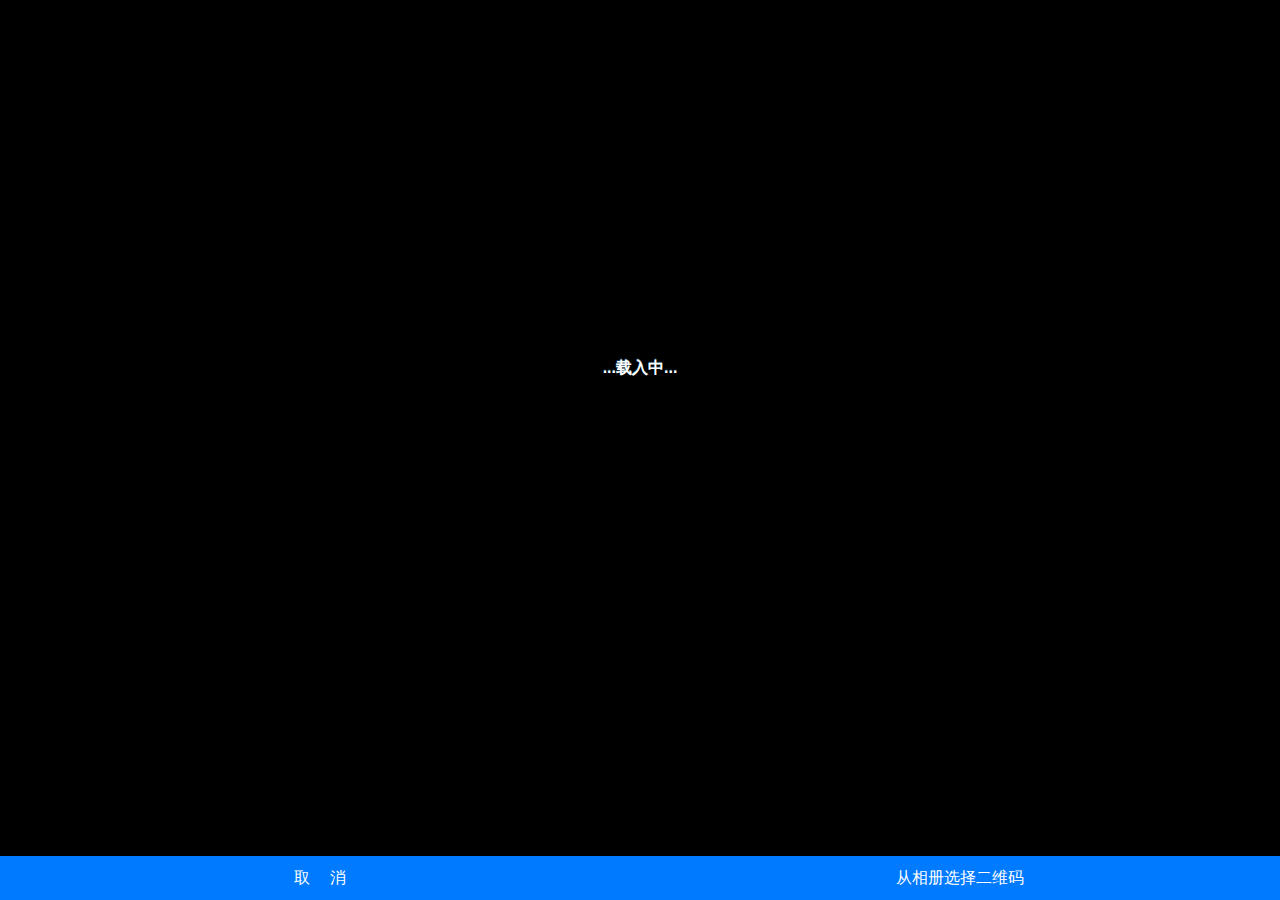
<file: plus/barcode_scan.html>
<!DOCTYPE html>
<html>
	<head>
		<meta charset="utf-8"/>
		<meta name="viewport" content="initial-scale=1.0, maximum-scale=1.0, user-scalable=no"/>
		<meta name="HandheldFriendly" content="true"/>
		<meta name="MobileOptimized" content="320"/>
		<title>智能灯控</title>
		<script type="text/javascript" src="../js/common.js"></script>
		<script type="text/javascript">
var ws=null,wo=null;
var scan=null,domready=false;
// H5 plus事件处理
function plusReady(){
	if(ws||!window.plus||!domready){
		return;
	}
	// 获取窗口对象
	ws=plus.webview.currentWebview();
	wo=ws.opener();
	// 开始扫描
	ws.addEventListener('show',function(){
		scan=new plus.barcode.Barcode('bcid');
	    scan.onmarked=onmarked;
	    scan.start({conserve:true,filename:"_doc/barcode/"});
	});
	// 显示页面并关闭等待框
    ws.show("pop-in");
    wo.evalJS("closeWaiting()");
}
if(window.plus){
	plusReady();
}else{
	document.addEventListener("plusready",plusReady,false);
}
// 监听DOMContentLoaded事件
document.addEventListener("DOMContentLoaded",function(){
	domready=true;
	plusReady();
},false);
// 二维码扫描成功
function onmarked(type,result,file){
    switch(type){
    	case plus.barcode.QR:
    	type = "QR";
    	break;
    	case plus.barcode.EAN13:
    	type = "EAN13";
    	break;
    	case plus.barcode.EAN8:
    	type = "EAN8";
    	break;
    	default:
    	type = "其它"+type;
    	break;
    }
    result = result.replace(/\n/g, '');
    wo.evalJS("scaned('"+ type +"','"+ result +"','"+ file +"');");
    back();
}
// 从相册中选择二维码图片 
function scanPicture() {
    plus.gallery.pick(function(path){
	    plus.barcode.scan(path,onmarked,function(error){
			plus.nativeUI.alert( "无法识别此图片" );
		});
    },function(err){
        plus.nativeUI.alert("Failed: "+err.message);
    });
}
		</script>
		<link rel="stylesheet" href="../css/common.css" type="text/css" charset="utf-8"/>
		<style type="text/css">
#bcid {
	width: 100%;
	position: absolute;
	top: 0px;
	bottom: 44px;
	text-align: center;
}
.tip {
	color: #FFFFFF;
	font-weight: bold;
	text-shadow: 0px -1px #103E5C;
}
footer {
	width: 100%;
	height: 44px;
	position: absolute;
	bottom: 0px;
	line-height: 44px;
	text-align: center;
	color: #FFF;
}
.fbt {
	width: 50%;
	height: 100%;
	background-color: #007aff;
	float: left;
}
.fbt:active {
  	-webkit-box-shadow: inset 0 3px 5px rgba(0, 0, 0, 0.5);
	box-shadow: inset 0 3px 5px rgba(0, 0, 0, 0.5);
}
		</style>
	</head>
	<body style="background-color: #000000;">
		<div id="bcid">
			<div style="height:40%"></div>
			<p class="tip">...载入中...</p>
		</div>
		<footer>
			<div class="fbt mui-btn" onclick="back();">取　 消</div>
			<div class="fbt" onclick="scanPicture();">从相册选择二维码</div>
		</footer>
	</body>
</html>
</file>
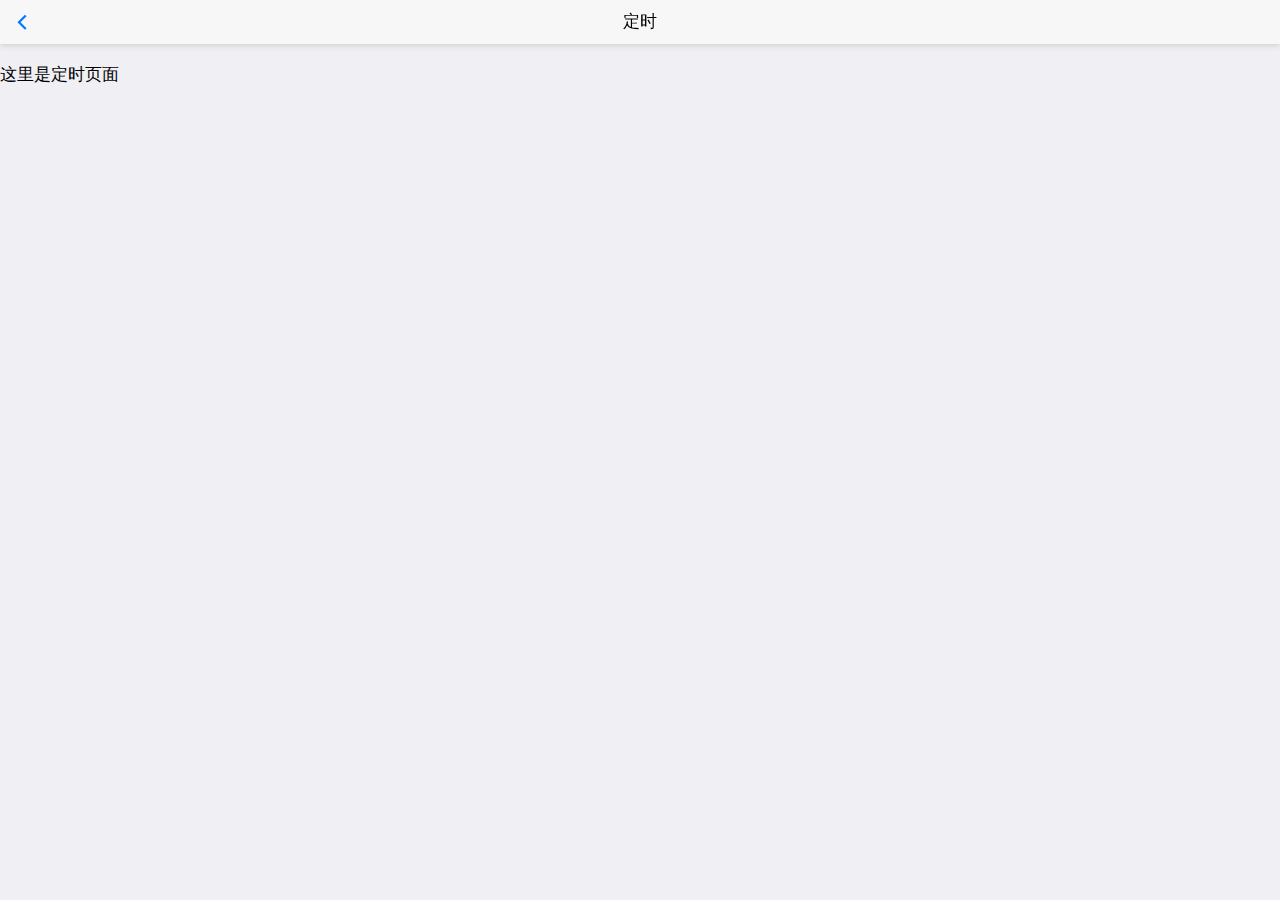
<file: second/time.html>
<!DOCTYPE html>
<html>
	<head>
		<meta charset="UTF-8">
		<title>智能灯控</title>
		<link rel="stylesheet" type="text/css" href="../css/mui.min.css"/>
	</head>
	<body>
		<header class="mui-bar mui-bar-nav">
		    <a class="mui-action-back mui-icon mui-icon-left-nav mui-pull-left"></a>
		    <h1 class="mui-title">定时</h1>
		</header>
		<div class="mui-content" style="margin-top: 20px;">
		    这里是定时页面
		</div>
		<script type="text/javascript" src="../js/mui.min.js" ></script>
	</body>
</html>
</file>
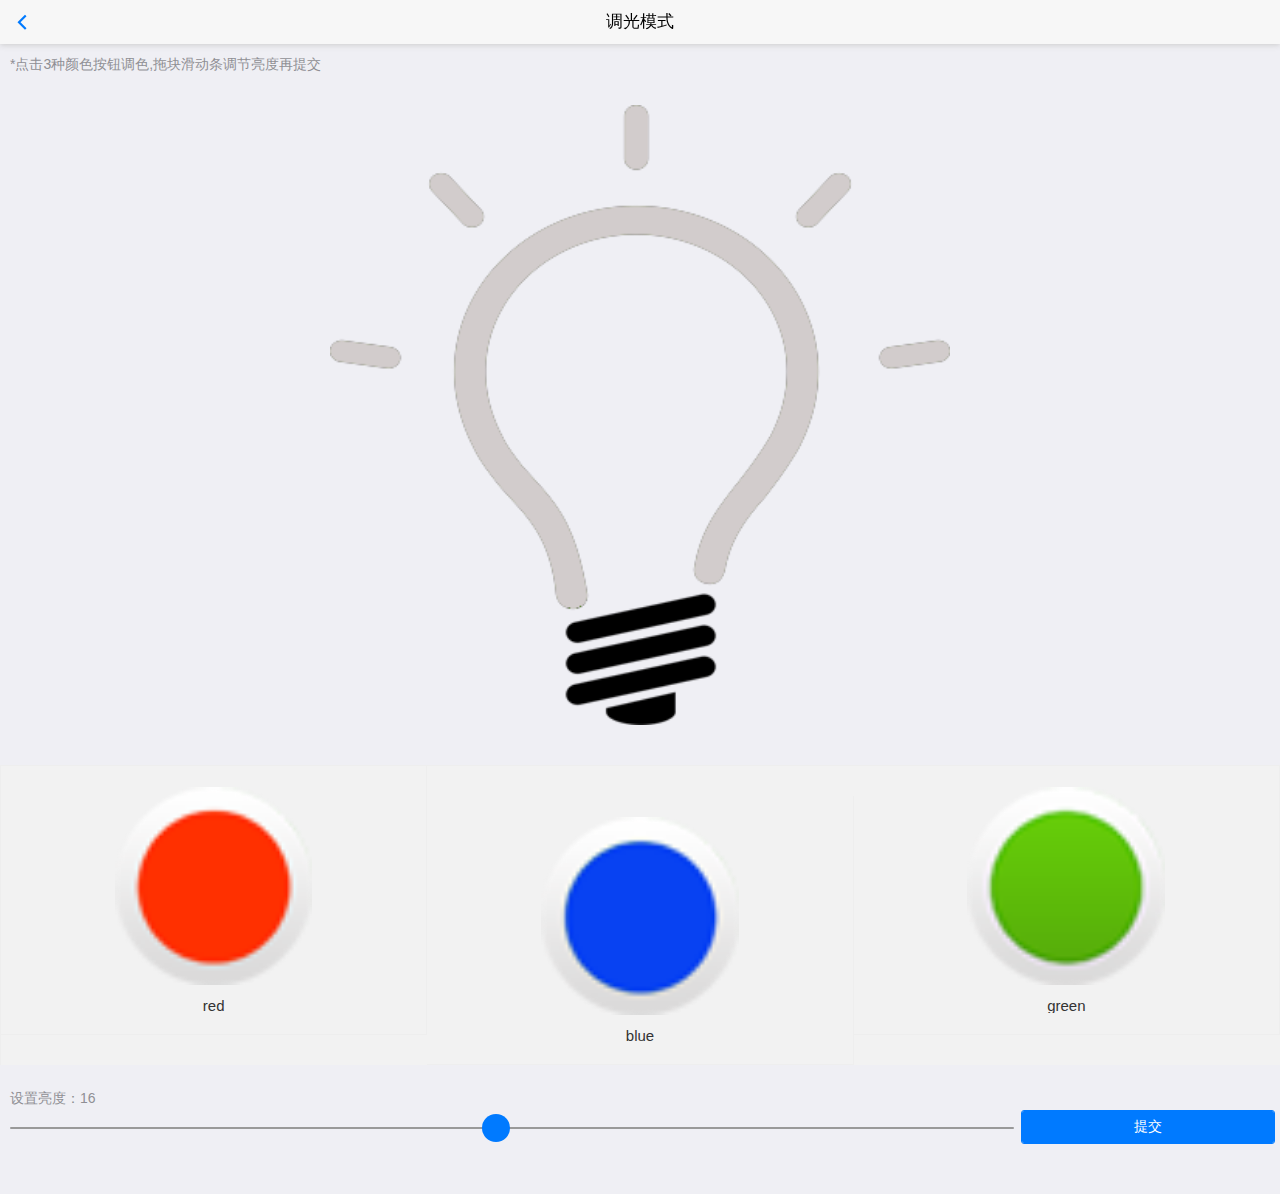
<file: second/turnLight.html>
<!DOCTYPE html>
<html>

	<head>
		<meta charset="UTF-8">
		<title>智能灯控</title>
		<link rel="stylesheet" type="text/css" href="../css/mui.min.css" />
		<link rel="stylesheet" type="text/css" href="../css/iconfont.css" />
		<style type="text/css">
			.active {
				padding: 5px;
				border: 1px #ccc solid;
				box-shadow: inset 0 0 5px 5px #ccc;
			}
			
			.mui-slider .mui-slider-group .mui-slider-item img {
				width: 50%;
			}
		</style>
	</head>

	<body>
		<header class="mui-bar mui-bar-nav">
			<a class="mui-action-back mui-icon mui-icon-left-nav mui-pull-left"></a>
			<h1 class="mui-title">调光模式</h1>
		</header>
		<div class="mui-content">
			<div class="mui-content-padded">
				<p>
					*点击3种颜色按钮调色,拖块滑动条调节亮度再提交
				</p>
			</div>
			<div style="padding: 20px;text-align: center;">
				<img id="my-image-light" src="../images/img/light_gray.png" width="50%" />
			</div>
			<div id="Gallery" class="mui-slider" style="margin-top:15px;" data-slider="1">
				<div class="mui-slider-group" style="transform: translate3d(0px, 0px, 0px) translateZ(0px); transition-duration: 0ms;">
					<div class="mui-slider-item">
						<ul class="mui-table-view mui-grid-view mui-grid-9">
							<li class="mui-table-view-cell mui-media mui-col-xs-4 mui-col-sm-4">
								<a id="redLight" href="#">
									<img src="../images/img/button_red.png" />
									<div class="mui-media-body">red</div>
								</a>
							</li>
							<li class="mui-table-view-cell mui-media mui-col-xs-4 mui-col-sm-4" style="margin-top: 30px;">
								<a id="blueLight" href="#">

									<img src="../images/img/button_blue.png" />

									<div class="mui-media-body">blue</div>
								</a>
							</li>
							<li class="mui-table-view-cell mui-media mui-col-xs-4 mui-col-sm-4">
								<a id="greenLight" href="#">
									<img src="../images/img/button_green.png" />
									<div class="mui-media-body">green</div>
								</a>
							</li>

						</ul>
					</div>

				</div>

			</div>
			<br />
			<div class="" style="margin-left: 10px;">
				<h5 style="clear: left;">设置亮度：<span id="block-range-val">16</span></h5>
				<div class="mui-input-row mui-input-range" style="margin-bottom: 30px;width: 80%;clear: none;position: absolute;">
					<input type="range" id="block-range" value="16" min="1" max="32" data-input-slider="4">

				</div>
				<button style="width: 20%;float: right;margin-right: 5px;" id="my-btn-OK" type="button" class="mui-btn mui-btn-blue">提交</button>
			</div>
			<br />
			<br />
			<br />
			<br />
		</div>
		<script src="../js/mui.min.js" type="text/javascript" charset="utf-8"></script>
		<script src="../js/app.js" type="text/javascript" charset="utf-8"></script>
		<script>
			(function($, doc) {
				$.init();
				$.plusReady(function() {
					//本地设置
					var settings = app.getSettings();
					//等待加载
					var wt = null;
					//大灯
					var myLight = document.getElementById("my-image-light");
					//灯的颜色
					var lightColor = 1 //红1，蓝2，绿3,关4
						//灯的亮度
					var lightNum = 16;
					//确认生效
					var btn_OK = doc.getElementById("my-btn-OK");
					var imgsrc = "../images/img/light_gray.png"; //灯的图片
					//初始化设置
					initLights();

					//监听提交按钮点击事件
					btn_OK.addEventListener("tap", function() {
						submitCommand();
					});

					function initLights() { //加载本地设置

						console.log(settings.lightColor);
						if(settings.lightColor != null) {
							lightColor = settings.lightColor //红1，蓝2，绿3,关4
							switch(settings.lightColor) {
								case 1:
									$("#redLight")[0].className = "active";
									imgsrc = "../images/img/light_red.png"; //灯的图片
									console.log("红");
									break;
								case 2:
									$("#blueLight")[0].className = "active";
									imgsrc = "../images/img/light_blue.png"; //灯的图片
									break;
								case 3:
									$("#greenLight")[0].className = "active";
									imgsrc = "../images/img/light_green.png"; //灯的图片
									break;
								default:
									break;
							}
							myLight.src = imgsrc;//设置灯的图片
						}
						if(settings.lightNum != null) {
							//灯的亮度
							lightNum = settings.lightNum;
							$("#block-range")[0].value = settings.lightNum;
							$("#block-range-val")[0].innerHTML = settings.lightNum;
						}
					}
					//提交命令到服务器
					function submitCommand() {
						//将设置参数放本地
//						settings.lightColor = lightColor;
//						settings.lightNum = lightNum;
//						app.setSettings(settings);
						console.log("颜色=" + lightColor + ",亮度=" + lightNum);
						mui.ajax('http://112.74.131.35:8080/ZNDK/Command_hand', {
							data: {
								MacName: plus.storage.getItem("myMac"),
								Colors: lightColor,
								Light: lightNum
							},
							beforeSend: function() {
								wt = plus.nativeUI.showWaiting("提交");
							},
							dataType: 'json', //服务器返回json格式数据
							type: 'post', //HTTP请求类型
							timeout: 10000, //超时时间设置为10秒；
							success: function(data) {
								//将设置参数放本地
								settings.lightColor = lightColor;
								settings.lightNum = lightNum;
								app.setSettings(settings);
								wt.close();
								if(data.json == 1) {
									plus.nativeUI.toast('设置成功');

								} else {
									plus.nativeUI.toast('硬件离线');

								}
							},
							error: function(xhr, type, errorThrown) {
								wt.close();

								//异常处理；
								plus.nativeUI.toast('设置失败');
								console.log(type);
							}
						});
					}

					//监听input事件，获取range的value值，也可以直接element.value获取该range的值
					var rangeList = document.querySelectorAll('input[type="range"]');
					for(var i = 0, len = rangeList.length; i < len; i++) {
						rangeList[i].addEventListener('input', function() {
							//赋值给亮度变量lightNum
							lightNum = this.value;
							if(this.id.indexOf('field') >= 0) {
								document.getElementById(this.id + '-input').value = this.value;
							} else {
								document.getElementById(this.id + '-val').innerHTML = this.value;
							}
						});
					}
					//监听点击事件
					mui("#Gallery").on("tap", "a", function() {
						var li = this.parentNode;
						var ul = li.parentNode;
						var lis = ul.children;
						var scene = 1;
						

						if(this.className == "active") {
							this.className = "";
							lightColor = 4;
							imgsrc = "../images/img/light_gray.png"; //灯的图片
						} else {
							for(var i = 0; i < lis.length; i++) {
								lis[i].children[0].className = "";
							}
							this.className = "active";
							for(var i = 0; i < lis.length; i++) {
								if(lis[i].children[0].className == "active") {
									scene = i + 1;
									lightColor = scene;
									imgsrc = "../images/img/light_" + this.children[1].innerHTML + ".png";
								}
							}
						}

						myLight.src = imgsrc;
						submitCommand(); //提交命令
					});
				});
			}(mui, document));
		</script>

	</body>

</html>
</file>
<file: css/style.css>
.ui-page-login,
body {
	width: 100%;
	height: 100%;
	margin: 0px;
	padding: 0px;
}
.mui-content{height: 100%;}
</file>
<file: css/common.css>
* {
	-webkit-user-select: none;
	-ms-touch-select: none;
/*
	-ms-touch-action: none;
*/
}
html {
	width: 100%;
	height: 100%;
}
body {
	margin: 0;
	padding: 0;
	width: 100%;
	height: 100%;
	font-family: Arial;
	font-size:16px;
	color: #6c6c6c;
	-webkit-touch-callout:none;
	-webkit-tap-highlight-color:rgba(0,0,0,0);
	-webkit-text-size-adjust:none;
}
header {
	width: 100%;
	height: 44px;
	position: fixed;
	top: 0;
	left: 0;
	font-size: 20px;
	text-align: center;
	line-height: 44px;
	background: #FFF;
	z-index: 9999;
	border-bottom: 1px solid rgba(204,204,204,0.8);
	-ms-touch-action: none;
}
.nvbt {
	width:15%;
	height:100%;
	float:left;
	overflow:hidden;
	text-overflow:ellipsis;
	white-space:nowrap;
}
.nvbt:active {
	background-color: rgba(170,170,170,0.1);
}
.nvtt {
	width: 70%;
	height: 100%;
	float: left;
	overflow:hidden;
	text-overflow:ellipsis;
	white-space:nowrap;
}
.content {
	text-align: center;
	padding-top: 44px;
}
.scontent {
	width: 100%;
	position: fixed;
	top: 44px;
	bottom: 0px;
	text-align: center;
	overflow-y: scroll;
	-webkit-overflow-scrolling: touch;
	-ms-touch-action: pan-y cross-slide-y;
	-ms-scroll-chaining: none;
	-ms-scroll-limit: 0 50 0 50;
}
.dcontent {
	text-align: center;
	padding-top: 44px;
	padding-bottom: 80px;
}
.sdcontent {
	width: 100%;
	position: fixed;
	top: 44px;
	bottom: 80px;
	text-align: center;
	overflow-y: scroll;
	-webkit-overflow-scrolling: touch;
	-ms-touch-action: pan-y cross-slide-y;
	-ms-scroll-chaining: none;
	-ms-scroll-limit: 0 50 0 50;
}
.heading {
	margin:0 1em;
	text-align:left;
}
.des {
	padding: 0 1em;
	text-align:left;
	text-indent: 2em;
	word-break: break-all;
}
.logo {
	width: 100%;
	text-align: center;
}
.button {
	font-size: 18px;
	font-weight: normal;
	text-decoration: none;
	display: block;
	text-align: center;
	overflow:hidden;
	text-overflow:ellipsis;
	white-space:nowrap;
	color: #FFF;
	background-color: #FFCC33;
	border: 1px solid #ECB100;
	padding: .5em 0em;
	margin: .5em .7em;
	-webkit-border-radius: 5px;
	border-radius: 5px;
}
.button:active {
	outline: 0;
  	-webkit-box-shadow: inset 0 3px 5px rgba(0, 0, 0, 0.125);
	box-shadow: inset 0 3px 5px rgba(0, 0, 0, 0.125);
}
.button-waring {
	color: #666;
	background-color: #ebebeb;
	border-color: #e0e0e0;
}
.button-select {
	font-size: 14px;
	background-color: #CCCCCC;
	border: 0;
	-webkit-border-radius: 2px;
	border-radius: 2px;
}
.dlist {
	padding: 0px;
	margin: 1em;
	background: #fff;
	border: 1px solid #ddd;
	-webkit-border-radius: 3px;
	border-radius: 3px;
}
.ditem {
	overflow: hidden;
	list-style-type: none;
	font-size: 1em;
	padding: 1em;
	border-bottom: inset 1px #ebebeb;
	vertical-align: middle;
}
.ditem:active {
	background: #f4f4f4;
}
.ditem:last-child {
	border-bottom: inset 0px #ebebeb;
}
.ditem-empty {
	overflow: hidden;
	list-style-type: none;
	font-size: 1em;
	padding: 1em;
	vertical-align: middle;
}
#output {
	height: 64px;
	position: fixed;
	left: 0;
	right: 0;
	bottom: 0;
	color: #f00;
	background: #FFF;
	font-size: 12px;
	line-height: 16px;
	word-break: break-all;
	z-index: 6666;
	padding: 8px 16px;
	overflow-x: hidden;
	overflow-y: scroll;
	border-top: 2px solid #AAA;
	-webkit-overflow-scrolling: touch;
}
.iback {
	background: no-repeat center center url([data-uri]);
	background-size: 50px 44px;
}
.idoc {
	background: no-repeat center center url([data-uri]);
	background-size: 50px 44px;
}
</file>
<file: css/iconfont.css>
@font-face {font-family: "iconfont";
  src: url('../fonts/iconfont.eot?t=1463330186'); /* IE9*/
  src: url('../fonts/iconfont.eot?t=1463330186#iefix') format('embedded-opentype'), /* IE6-IE8 */
  url('../fonts/iconfont.woff?t=1463330186') format('woff'), /* chrome, firefox */
  url('../fonts/iconfont.ttf?t=1463330186') format('truetype'), /* chrome, firefox, opera, Safari, Android, iOS 4.2+*/
  url('../fonts/iconfont.svg?t=1463330186#iconfont') format('svg'); /* iOS 4.1- */
}

.iconfont {
  font-family:"iconfont" !important;
  font-size:16px;
  font-style:normal;
  -webkit-font-smoothing: antialiased;
  -webkit-text-stroke-width: 0.2px;

}
.icon-yingxiangsheying:before { content: "\e600"; }
.icon-xiuxian:before { content: "\e601"; }
.icon-duihui:before { content: "\e602"; }
.icon-yongcan:before { content: "\e603"; }
.icon-qingjingmoshishuimian:before { content: "\e604"; }
.icon-naozhong-copy:before { content: "\e605"; }
</file>
